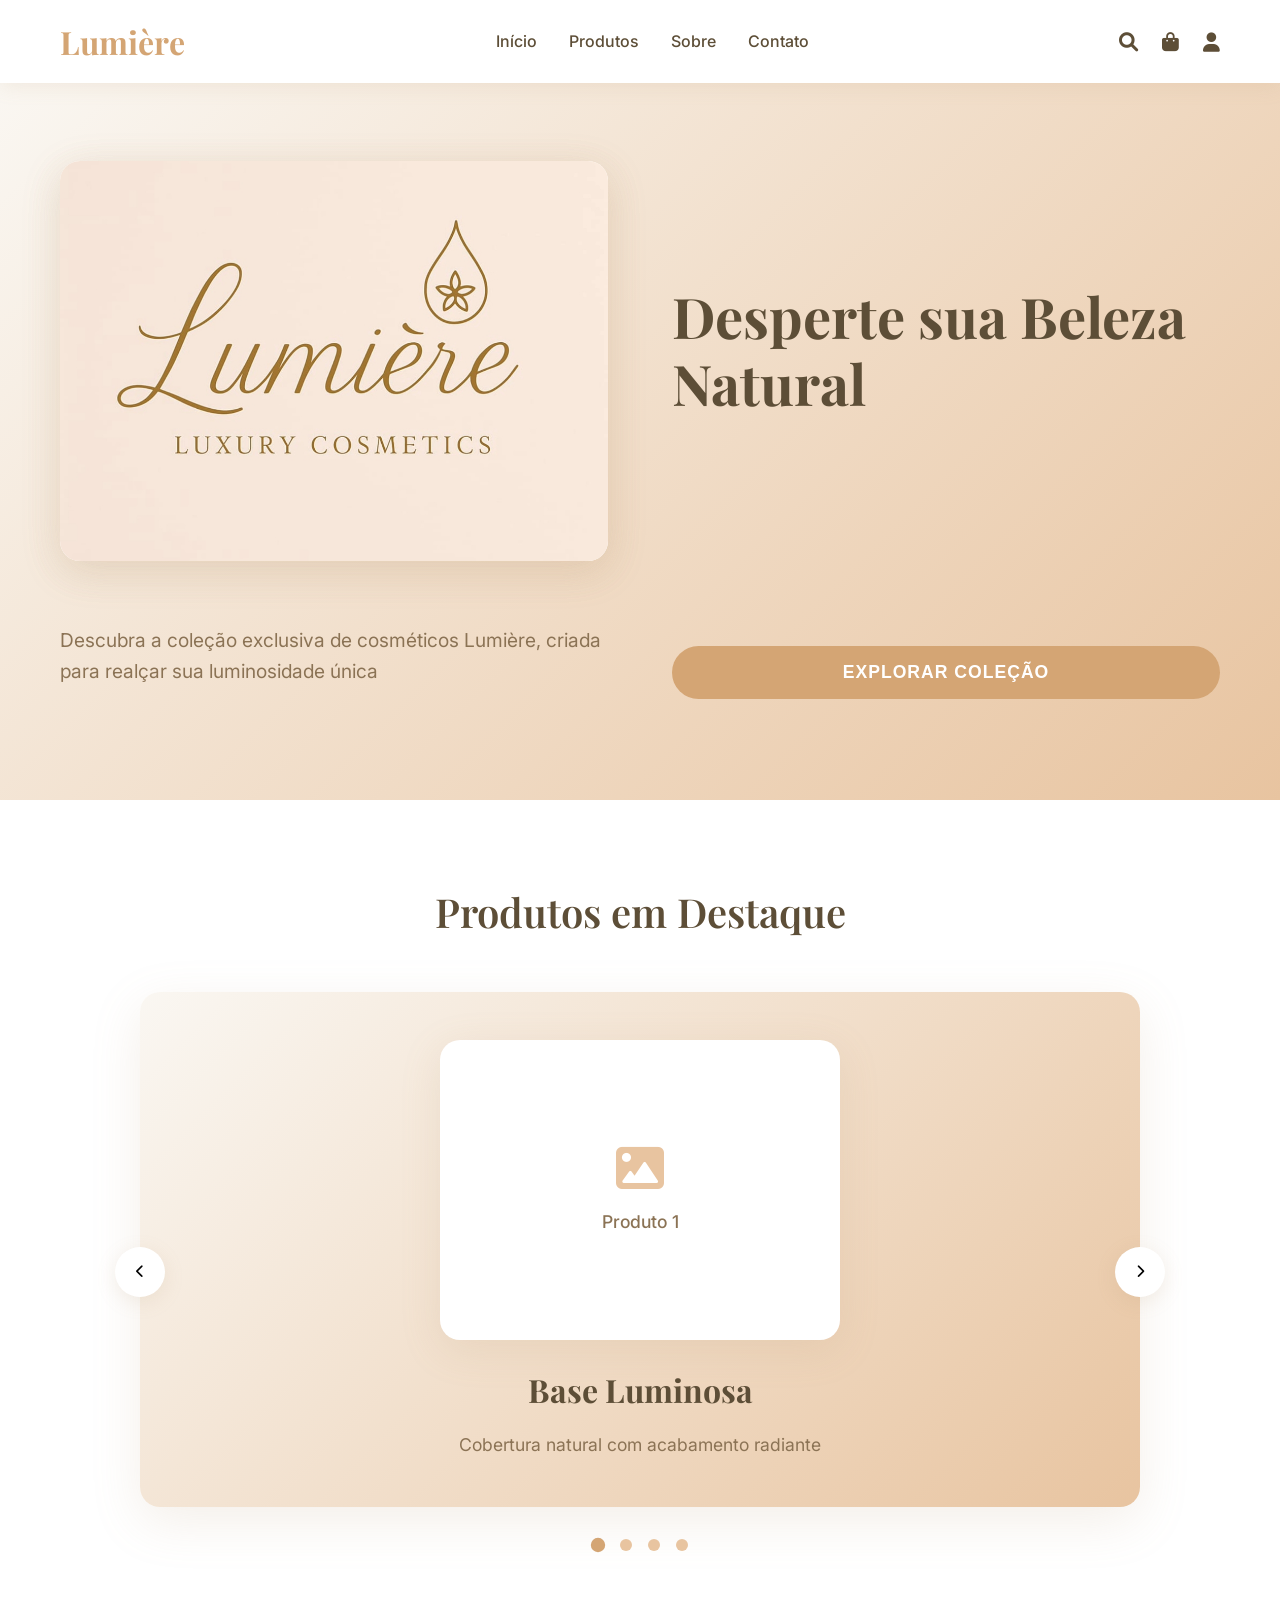
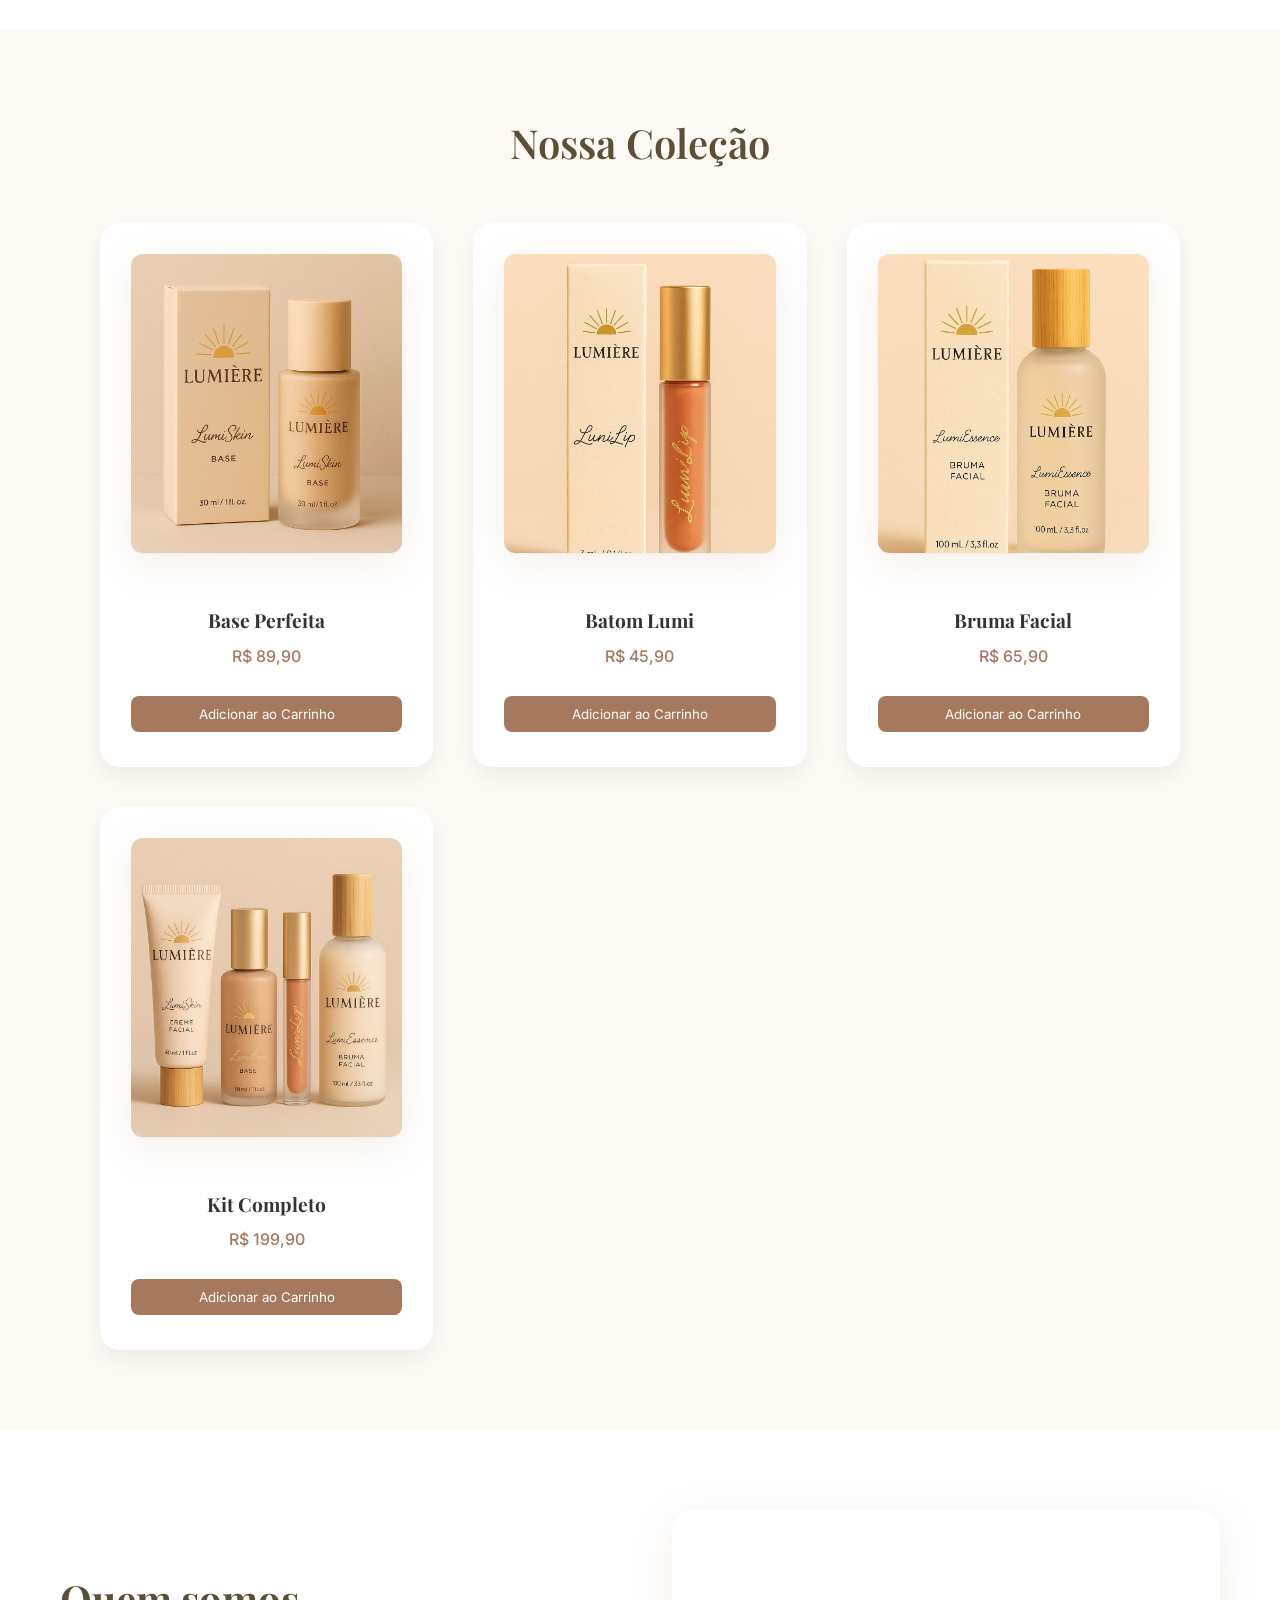
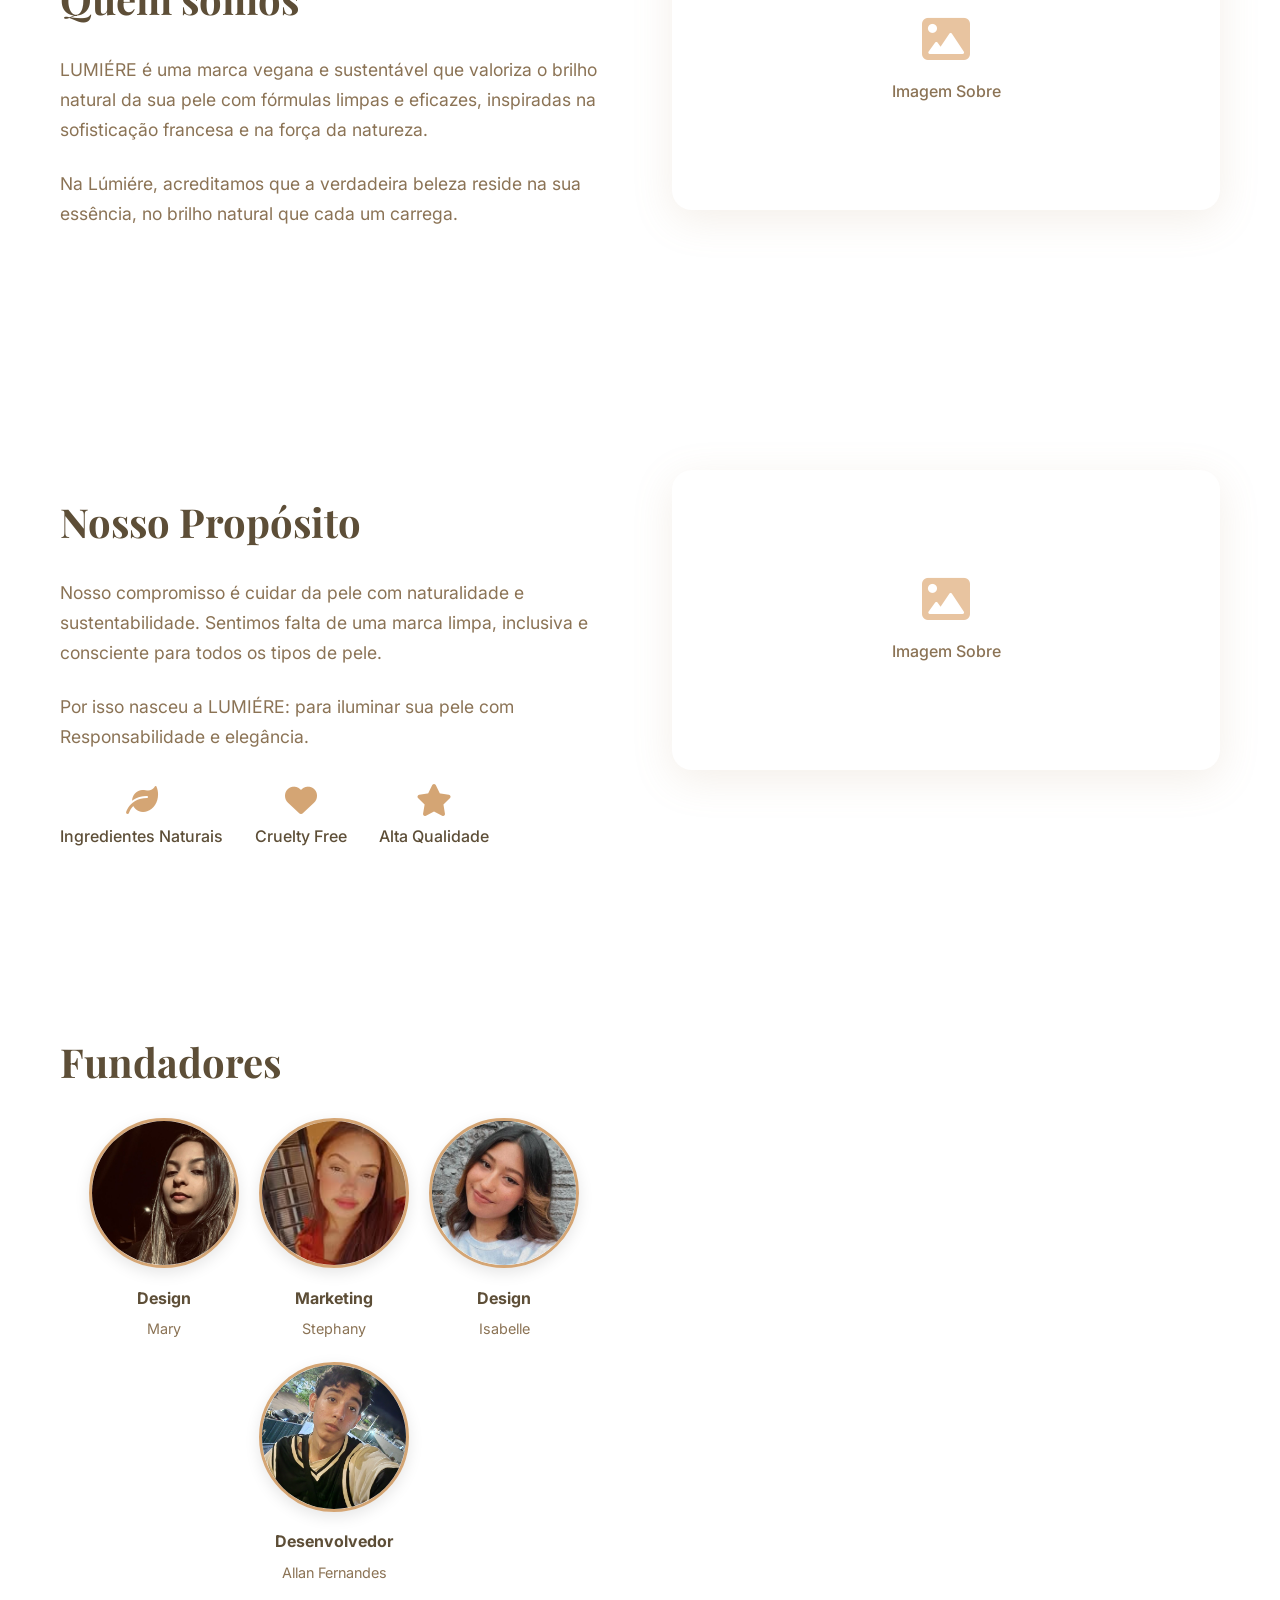
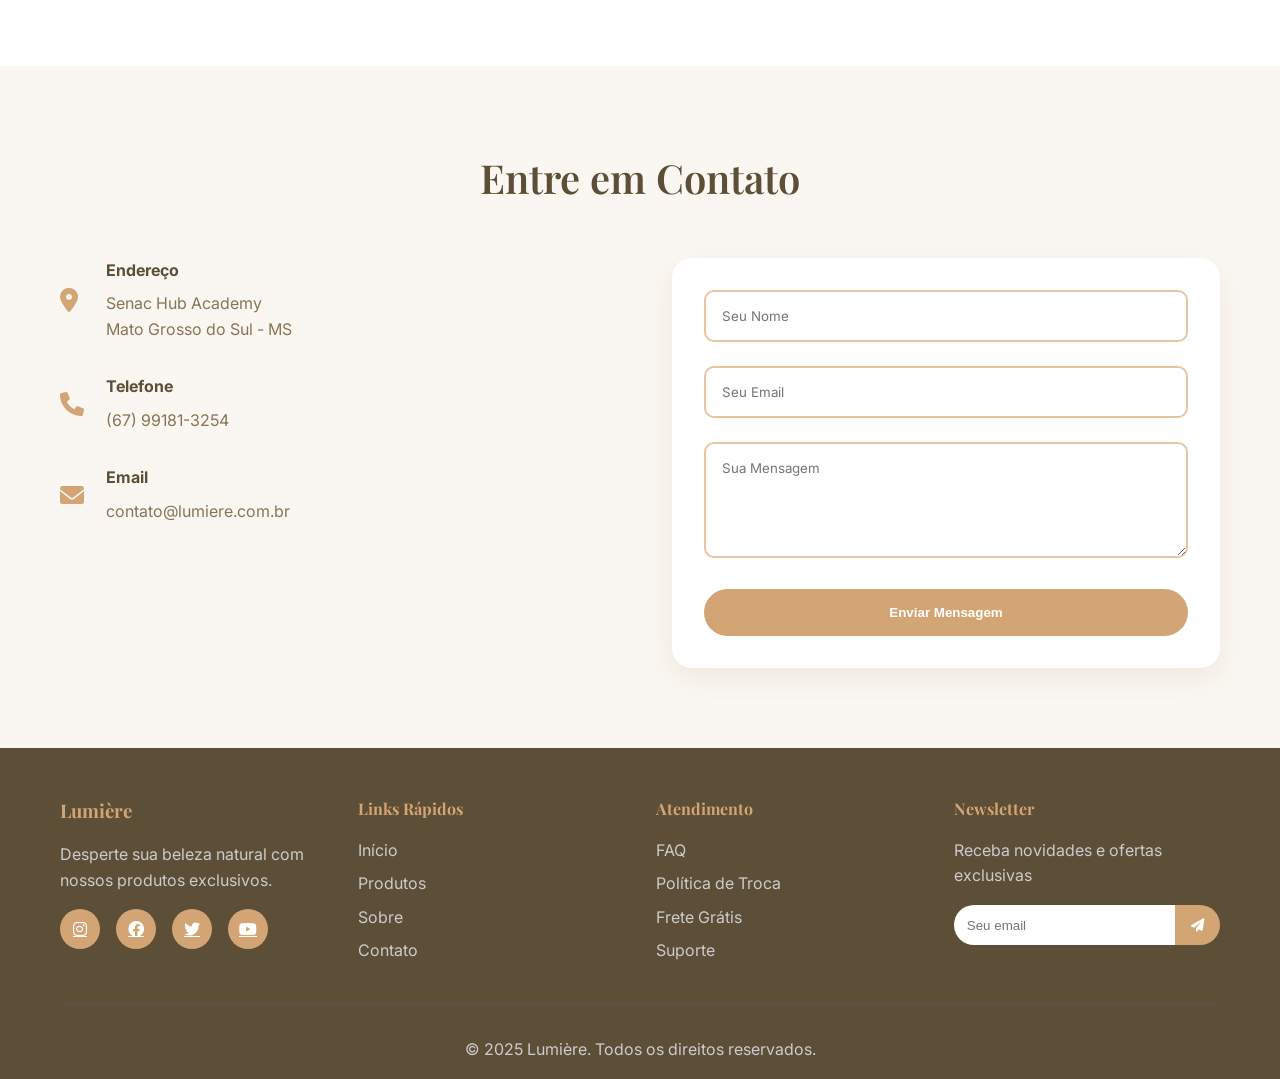
<file: index.html>
<!DOCTYPE html>
<html lang="pt-BR">
  <head>
    <meta charset="UTF-8" />
    <meta name="viewport" content="width=device-width, initial-scale=1.0" />
    <title>Lumière - Cosméticos de Luxo</title>
    <link rel="stylesheet" href="/assets/css/style.css" />
    <link
      href="https://fonts.googleapis.com/css2?family=Playfair+Display:wght@400;600;700&family=Inter:wght@300;400;500;600&display=swap"
      rel="stylesheet"
    />
    <link
      rel="stylesheet"
      href="https://cdnjs.cloudflare.com/ajax/libs/font-awesome/6.0.0/css/all.min.css"
    />
  </head>
  <body>
    <!-- Header -->
    <header class="header">
      <nav class="navbar">
        <div class="nav-container">
          <div class="nav-logo">
            <h1>Lumière</h1>
          </div>
          <ul class="nav-menu">
            <li class="nav-item">
              <a href="#home" class="nav-link">Início</a>
            </li>
            <li class="nav-item">
              <a href="produtos.html" class="nav-link">Produtos</a>
            </li>
            <li class="nav-item">
              <a href="#sobre" class="nav-link">Sobre</a>
            </li>
            <li class="nav-item">
              <a href="#contato" class="nav-link">Contato</a>
            </li>
          </ul>
          <div class="nav-icons">
            <i class="fas fa-search"></i>
            <i class="fas fa-shopping-bag"></i>
            <i class="fas fa-user"></i>
          </div>
          <div class="hamburger">
            <span class="bar"></span>
            <span class="bar"></span>
            <span class="bar"></span>
          </div>
        </div>
      </nav>
    </header>

    <!-- Hero Section -->
    <section id="home" class="hero">
      <div class="hero-content">
        <div class="hero-image">
          <img
            src="/assets/imagens/LogoLumiere.jpg"
            alt="LogoLumiere"
            class="hero-image-actual"
          />
        </div>
        <h1 class="hero-title">Desperte sua Beleza Natural</h1>
        <p class="hero-subtitle">
          Descubra a coleção exclusiva de cosméticos Lumière, criada para
          realçar sua luminosidade única
        </p>
        <button class="cta-button">Explorar Coleção</button>
      </div>
    </section>

    <!-- Carousel Section -->
    <section class="carousel-section">
      <div class="container">
        <h2 class="section-title">Produtos em Destaque</h2>
        <div class="carousel-container">
          <div class="carousel">
            <div class="carousel-track">
              <div class="carousel-slide active">
                <div class="slide-content">
                  <div class="slide-image">
                    <i class="fas fa-image"></i>
                    <p>Produto 1</p>
                  </div>
                  <h3>Base Luminosa</h3>
                  <p>Cobertura natural com acabamento radiante</p>
                </div>
              </div>
              <div class="carousel-slide">
                <div class="slide-content">
                  <div class="slide-image">
                    <i class="fas fa-image"></i>
                    <p>Produto 2</p>
                  </div>
                  <h3>Bruma</h3>
                  <p>Cor natural que realça o brilho da pele</p>
                </div>
              </div>
              <div class="carousel-slide">
                <div class="slide-content">
                  <div class="slide-image">
                    <i class="fas fa-image"></i>
                    <p>Produto 3</p>
                  </div>
                  <h3>Batom Nude</h3>
                  <p>Hidratação e cor perfeita para o dia a dia</p>
                </div>
              </div>
              <div class="carousel-slide">
                <div class="slide-content">
                  <div class="slide-image">
                    <i class="fas fa-image"></i>
                    <p>Produto 4</p>
                  </div>
                  <h3>Iluminador</h3>
                  <p>Brilho sutil para um glow natural</p>
                </div>
              </div>
            </div>
          </div>
          <button class="carousel-btn prev-btn">
            <i class="fas fa-chevron-left"></i>
          </button>
          <button class="carousel-btn next-btn">
            <i class="fas fa-chevron-right"></i>
          </button>
          <div class="carousel-indicators">
            <span class="indicator active" data-slide="0"></span>
            <span class="indicator" data-slide="1"></span>
            <span class="indicator" data-slide="2"></span>
            <span class="indicator" data-slide="3"></span>
          </div>
        </div>
      </div>
    </section>

    <!-- Products Section -->
    <section id="produtos" class="products">
      <div class="container">
        <h2 class="section-title">Nossa Coleção</h2>
        <div class="products-grid">
          <div class="product-card">
            <div class="product-image">
              <img
                src="/assets/imagens/ProdutosLumiere/Base.jpg"
                alt="FotoBaseMaquiagem"
              />
            </div>
            <div class="product-info">
              <h3>Base Perfeita</h3>
              <p class="product-price">R$ 89,90</p>
              <button class="product-btn">Adicionar ao Carrinho</button>
            </div>
          </div>
          <div class="product-card">
            <div class="product-image">
              <img
                src="/assets/imagens/ProdutosLumiere/Batom.jpg"
                alt="FotoBatomMaquiagem"
              />
            </div>
            <div class="product-info">
              <h3>Batom Lumi</h3>
              <p class="product-price">R$ 45,90</p>
              <button class="product-btn">Adicionar ao Carrinho</button>
            </div>
          </div>
          <div class="product-card">
            <div class="product-image">
              <img
                src="/assets/imagens/ProdutosLumiere/BrumaFacial.jpg"
                alt="FotoBrumaFacial"
              />
            </div>
            <div class="product-info">
              <h3>Bruma Facial</h3>
              <p class="product-price">R$ 65,90</p>
              <button class="product-btn">Adicionar ao Carrinho</button>
            </div>
          </div>
          <div class="product-card">
            <div class="product-image">
              <img
                src="/assets/imagens/ProdutosLumiere/KitCompleto.jpg"
                alt="FotoKitCompleto"
              />
            </div>
            <div class="product-info">
              <h3>Kit Completo</h3>
              <p class="product-price">R$ 199,90</p>
              <button class="product-btn">Adicionar ao Carrinho</button>
            </div>
          </div>
        </div>
      </div>
    </section>

    <!-- About Section -->
    <section id="sobre" class="about">
      <div class="container">
        <div class="about-content">
          <div class="about-text">
            <h2>Quem somos</h2>
            <p>
              LUMIÉRE é uma marca vegana e sustentável que valoriza o brilho
              natural da sua pele com fórmulas limpas e eficazes, inspiradas na
              sofisticação francesa e na força da natureza.
            </p>
            <p>
              Na Lúmiére, acreditamos que a verdadeira beleza reside na sua
              essência, no brilho natural que cada um carrega.
            </p>
          </div>
          <div class="about-image">
            <div class="about-placeholder">
              <i class="fas fa-image"></i>
              <p>Imagem Sobre</p>
            </div>
          </div>
        </div>
      </div>
    </section>
    <section id="sobre" class="about">
      <div class="container">
        <div class="about-content">
          <div class="about-text">
            <h2>Nosso Propósito</h2>
            <p>
              Nosso compromisso é cuidar da pele com naturalidade e
              sustentabilidade. Sentimos falta de uma marca limpa, inclusiva e
              consciente para todos os tipos de pele.
            </p>
            <p>
              Por isso nasceu a LUMIÉRE: para iluminar sua pele com
              Responsabilidade e elegância.
            </p>
            <div class="about-features">
              <div class="feature">
                <i class="fas fa-leaf"></i>
                <span>Ingredientes Naturais</span>
              </div>
              <div class="feature">
                <i class="fas fa-heart"></i>
                <span>Cruelty Free</span>
              </div>
              <div class="feature">
                <i class="fas fa-star"></i>
                <span>Alta Qualidade</span>
              </div>
            </div>
          </div>
          <div class="about-image">
            <div class="about-placeholder">
              <i class="fas fa-image"></i>
              <p>Imagem Sobre</p>
            </div>
          </div>
        </div>
      </div>
    </section>
    <section id="sobre" class="about">
      <div class="container">
        <div class="about-content">
          <div class="about-text">
            <h2>Fundadores</h2>
            <ul>
              <li>
                <img
                  src="/assets/imagens/fundadores/FotoMary.jpeg"
                  alt="FotoFundador"
                />
                <h4>Design</h4>
                <span> Mary </span>
              </li>
              <li>
                <img
                  src="/assets/imagens/fundadores/FotoStephany.jpg"
                  alt="FotoFundador"
                />
                <h4>Marketing</h4>
                <span> Stephany </span>
              </li>
              <li>
                <img
                  src="/assets/imagens/fundadores/FotoIsabelle.png"
                  alt="FotoFundador"
                />
                <h4>Design</h4>
                <span> Isabelle </span>
              </li>
              <li>
                <img
                  src="/assets/imagens/fundadores/FotoAllan.jpg"
                  alt="FotoFundador"
                />
                <h4>Desenvolvedor</h4>
                <span> Allan Fernandes </span>
              </li>
            </ul>
          </div>
        </div>
      </div>
    </section>

    <!-- Contact Section -->
    <section id="contato" class="contact">
      <div class="container">
        <h2 class="section-title">Entre em Contato</h2>
        <div class="contact-content">
          <div class="contact-info">
            <div class="contact-item">
              <i class="fas fa-map-marker-alt"></i>
              <div>
                <h4>Endereço</h4>
                <p>Senac Hub Academy<br />Mato Grosso do Sul - MS</p>
              </div>
            </div>
            <div class="contact-item">
              <i class="fas fa-phone"></i>
              <div>
                <h4>Telefone</h4>
                <p>(67) 99181-3254</p>
              </div>
            </div>
            <div class="contact-item">
              <i class="fas fa-envelope"></i>
              <div>
                <h4>Email</h4>
                <p>contato@lumiere.com.br</p>
              </div>
            </div>
          </div>
          <form class="contact-form">
            <div class="form-group">
              <input type="text" placeholder="Seu Nome" required />
            </div>
            <div class="form-group">
              <input type="email" placeholder="Seu Email" required />
            </div>
            <div class="form-group">
              <textarea placeholder="Sua Mensagem" rows="5" required></textarea>
            </div>
            <button type="submit" class="submit-btn">Enviar Mensagem</button>
          </form>
        </div>
      </div>
    </section>

    <!-- Footer -->
    <footer class="footer">
      <div class="container">
        <div class="footer-content">
          <div class="footer-section">
            <h3>Lumière</h3>
            <p>Desperte sua beleza natural com nossos produtos exclusivos.</p>
            <div class="social-links">
              <a href="#"><i class="fab fa-instagram"></i></a>
              <a href="#"><i class="fab fa-facebook"></i></a>
              <a href="#"><i class="fab fa-twitter"></i></a>
              <a href="#"><i class="fab fa-youtube"></i></a>
            </div>
          </div>
          <div class="footer-section">
            <h4>Links Rápidos</h4>
            <ul>
              <li><a href="#home">Início</a></li>
              <li><a href="#produtos">Produtos</a></li>
              <li><a href="#sobre">Sobre</a></li>
              <li><a href="#contato">Contato</a></li>
            </ul>
          </div>
          <div class="footer-section">
            <h4>Atendimento</h4>
            <ul>
              <li><a href="#">FAQ</a></li>
              <li><a href="#">Política de Troca</a></li>
              <li><a href="#">Frete Grátis</a></li>
              <li><a href="#">Suporte</a></li>
            </ul>
          </div>
          <div class="footer-section">
            <h4>Newsletter</h4>
            <p>Receba novidades e ofertas exclusivas</p>
            <div class="newsletter">
              <input type="email" placeholder="Seu email" />
              <button type="submit">
                <i class="fas fa-paper-plane"></i>
              </button>
            </div>
          </div>
        </div>
        <div class="footer-bottom">
          <p>&copy; 2025 Lumière. Todos os direitos reservados.</p>
        </div>
      </div>
    </footer>

    <script defer src="/assets/js/script.js"></script>
  </body>
</html>
</file>
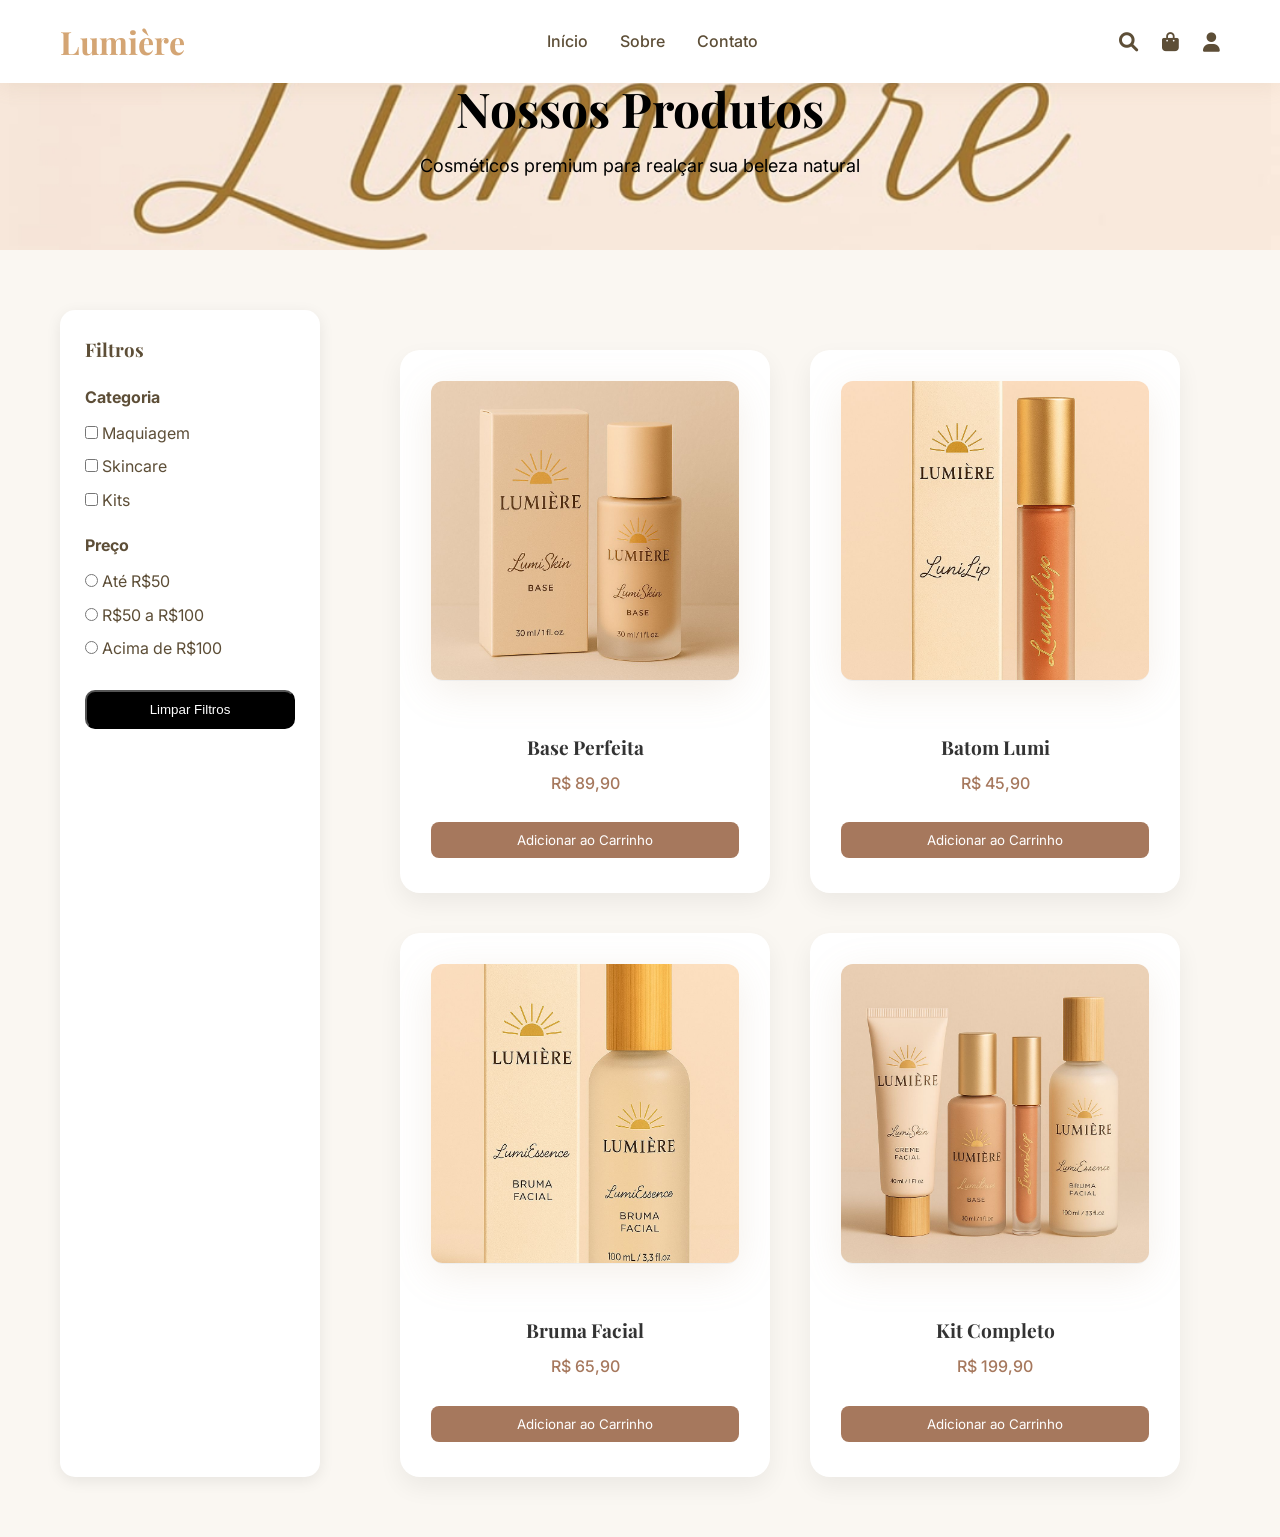
<file: produtos.html>
<!DOCTYPE html>
<html lang="pt-BR">
<head>
    <meta charset="UTF-8" />
    <meta name="viewport" content="width=device-width, initial-scale=1.0" />
    <title>Lumière - Produtos</title>

    <link rel="stylesheet" href="/assets/css/style.css" />

    <link href="https://fonts.googleapis.com/css2?family=Playfair+Display:wght@400;600;700&family=Inter:wght@300;400;500;600&display=swap" rel="stylesheet"/>
    <link rel="stylesheet" href="https://cdnjs.cloudflare.com/ajax/libs/font-awesome/6.0.0/css/all.min.css"/>
</head>
<body>

<header class="header">
      <nav class="navbar">
        <div class="nav-container">
          <div class="nav-logo">
            <h1>Lumière</h1>
          </div>
          <ul class="nav-menu">
            <li class="nav-item">
              <a href="index.html" class="nav-link">Início</a>
            </li>
            <li class="nav-item">
              <a href="index.html#sobre" class="nav-link">Sobre</a>
            </li>
            <li class="nav-item">
              <a href="index.html#contato" class="nav-link">Contato</a>
            </li>
          </ul>
          <div class="nav-icons">
            <i class="fas fa-search"></i>
            <i class="fas fa-shopping-bag"></i>
            <i class="fas fa-user"></i>
          </div>
          <div class="hamburger">
            <span class="bar"></span>
            <span class="bar"></span>
            <span class="bar"></span>
          </div>
        </div>
      </nav>
    </header>


<section class="products-banner">
    <div class="banner-content">
        <h1>Nossos Produtos</h1>
        <p>Cosméticos premium para realçar sua beleza natural</p>
    </div>
</section>

<section class="products-page">
    <div class="container products-wrapper">

        <!-- Lateral filtros -->
        <aside class="filter-box">
            <h3>Filtros</h3>

            <div class="filter-group">
                <h4>Categoria</h4>
                <label><input type="checkbox" class="filter-category" value="maquiagem"> Maquiagem</label>
                <label><input type="checkbox" class="filter-category" value="skincare"> Skincare</label>
                <label><input type="checkbox" class="filter-category" value="kits"> Kits</label>
            </div>

            <div class="filter-group">
                <h4>Preço</h4>
                <label><input type="radio" name="preco" class="filter-price" value="0-50"> Até R$50</label>
                <label><input type="radio" name="preco" class="filter-price" value="50-100"> R$50 a R$100</label>
                <label><input type="radio" name="preco" class="filter-price" value="100-500"> Acima de R$100</label>
            </div>

            <button class="clear-filters">Limpar Filtros</button>
        </aside>

        <!-- Grid produtos -->
        <div class="products-grid" id="products-list">

            <div class="product-card" data-category="maquiagem" data-price="89">
                <div class="product-image">
                    <img src="/assets/imagens/ProdutosLumiere/Base.jpg" alt="Base" />
                </div>
                <div class="product-info">
                    <h3>Base Perfeita</h3>
                    <p class="product-price">R$ 89,90</p>
                    <button class="product-btn">Adicionar ao Carrinho</button>
                </div>
            </div>

            <div class="product-card" data-category="maquiagem" data-price="45">
                <div class="product-image">
                    <img src="/assets/imagens/ProdutosLumiere/Batom.jpg" alt="Batom" />
                </div>
                <div class="product-info">
                    <h3>Batom Lumi</h3>
                    <p class="product-price">R$ 45,90</p>
                    <button class="product-btn">Adicionar ao Carrinho</button>
                </div>
            </div>

            <div class="product-card" data-category="skincare" data-price="65">
                <div class="product-image">
                    <img src="/assets/imagens/ProdutosLumiere/BrumaFacial.jpg" alt="Bruma" />
                </div>
                <div class="product-info">
                    <h3>Bruma Facial</h3>
                    <p class="product-price">R$ 65,90</p>
                    <button class="product-btn">Adicionar ao Carrinho</button>
                </div>
            </div>

            <div class="product-card" data-category="kits" data-price="199">
                <div class="product-image">
                    <img src="/assets/imagens/ProdutosLumiere/KitCompleto.jpg" alt="Kit" />
                </div>
                <div class="product-info">
                    <h3>Kit Completo</h3>
                    <p class="product-price">R$ 199,90</p>
                    <button class="product-btn">Adicionar ao Carrinho</button>
                </div>
            </div>

        </div>
    </div>
</section>
<script src="/assets/js/produtos.js"></script>
<script src="/assets/js/script.js"></script>
</body>
</html>
</file>
<file: assets/css/style.css>
@import url(produtos.css);

/* Reset e configurações básicas */
* {
  margin: 0;
  padding: 0;
  box-sizing: border-box;
}

:root {
  /* Paleta de cores - tons de pele */
  --primary-color: #d4a574; /* Bege dourado */
  --secondary-color: #e8c4a0; /* Nude claro */
  --accent-color: #b8956a; /* Marrom claro */
  --text-dark: #5d4e37; /* Marrom escuro */
  --text-light: #8b7355; /* Marrom médio */
  --background-light: #faf7f2; /* Creme */
  --background-white: #ffffff;
  --rose-accent: #e6b8a2; /* Rosa nude */
  --shadow: rgba(180, 149, 106, 0.15);

  /* Tipografia */
  --font-primary: "Playfair Display", serif;
  --font-secondary: "Inter", sans-serif;

  /* Transições */
  --transition: all 0.3s ease;
}

body {
  font-family: var(--font-secondary);
  line-height: 1.6;
  color: var(--text-dark);
  background-color: var(--background-light);
}

.container {
  max-width: 1200px;
  margin: 0 auto;
  padding: 0 20px;
}

/* Header */
.header {
  background: var(--background-white);
  box-shadow: 0 2px 20px var(--shadow);
  position: fixed;
  top: 0;
  width: 100%;
  z-index: 1000;
  transition: var(--transition);
}

.navbar {
  padding: 1rem 0;
}

.nav-container {
  max-width: 1200px;
  margin: 0 auto;
  padding: 0 20px;
  display: flex;
  justify-content: space-between;
  align-items: center;
}

.nav-logo h1 {
  font-family: var(--font-primary);
  font-size: 2rem;
  color: var(--primary-color);
  font-weight: 700;
}

.nav-menu {
  display: flex;
  list-style: none;
  gap: 2rem;
}

.nav-link {
  text-decoration: none;
  color: var(--text-dark);
  font-weight: 500;
  transition: var(--transition);
  position: relative;
}

.nav-link:hover {
  color: var(--primary-color);
}

.nav-link::after {
  content: "";
  position: absolute;
  bottom: -5px;
  left: 0;
  width: 0;
  height: 2px;
  background: var(--primary-color);
  transition: var(--transition);
}

.nav-link:hover::after {
  width: 100%;
}

.nav-icons {
  display: flex;
  gap: 1.5rem;
}

.nav-icons i {
  font-size: 1.2rem;
  color: var(--text-dark);
  cursor: pointer;
  transition: var(--transition);
}

.nav-icons i:hover {
  color: var(--primary-color);
  transform: scale(1.1);
}

.hamburger {
  display: none;
  flex-direction: column;
  cursor: pointer;
}

.bar {
  width: 25px;
  height: 3px;
  background: var(--text-dark);
  margin: 3px 0;
  transition: var(--transition);
}

/* Hero Section */
.hero {
  margin-top: 80px;
  padding: 4rem 0;
  background: linear-gradient(
    135deg,
    var(--background-light) 0%,
    var(--secondary-color) 100%
  );
  display: flex;
  align-items: center;
  min-height: 80vh;
}

.hero-content {
  max-width: 1200px;
  margin: 0 auto;
  padding: 0 20px;
  display: grid;
  grid-template-columns: 1fr 1fr;
  gap: 4rem;
  align-items: center;
}

.hero-title {
  font-family: var(--font-primary);
  font-size: 3.5rem;
  font-weight: 700;
  color: var(--text-dark);
  margin-bottom: 1.5rem;
  line-height: 1.2;
}

.hero-subtitle {
  font-size: 1.2rem;
  color: var(--text-light);
  margin-bottom: 2rem;
  line-height: 1.6;
}

.cta-button {
  background: var(--primary-color);
  color: var(--background-white);
  padding: 1rem 2rem;
  border: none;
  border-radius: 50px;
  font-size: 1.1rem;
  font-weight: 600;
  cursor: pointer;
  transition: var(--transition);
  text-transform: uppercase;
  letter-spacing: 1px;
}

.cta-button:hover {
  background: var(--accent-color);
  transform: translateY(-2px);
  box-shadow: 0 10px 30px var(--shadow);
}

.hero-image,
.hero-placeholder,
.about-placeholder,
.slide-image,
.product-image {
  background: var(--background-white);
  border-radius: 20px;
  display: flex;
  flex-direction: column;
  align-items: center;
  justify-content: center;
  min-height: 300px;
  box-shadow: 0 10px 40px var(--shadow);
  transition: var(--transition);
}

.hero-placeholder i,
.about-placeholder i,
.slide-image i,
.product-image i {
  font-size: 3rem;
  color: var(--secondary-color);
  margin-bottom: 1rem;
}

.hero-placeholder p,
.about-placeholder p,
.slide-image p,
.product-image p {
  color: var(--text-light);
  font-weight: 500;
}

/* Estilos para imagens reais */
.hero-image-actual {
  width: 100%;
  height: 100%;
  object-fit: cover;
  border-radius: 20px;
  box-shadow: 0 10px 40px var(--shadow);
}

.slide-image-actual {
  width: 100%;
  height: 300px;
  object-fit: cover;
  border-radius: 15px;
  margin-bottom: 1.5rem;
}

.product-image-actual {
  width: 100%;
  height: 250px;
  object-fit: cover;
  border-radius: 15px;
}

.about-image-actual {
  width: 100%;
  height: 400px;
  object-fit: cover;
  border-radius: 20px;
  box-shadow: 0 10px 40px var(--shadow);
}

/* Ajustes para containers das imagens */
.hero-image {
  height: 400px;
}

.slide-content {
  text-align: center;
  max-width: 400px;
  margin: 0 auto;
}

.product-card .product-image {
  height: auto;
  margin: 1rem;
  border-radius: 15px;
}

.about-image {
  height: 400px;
}

/* Carousel Section */
.carousel-section {
  padding: 5rem 0;
  background: var(--background-white);
}

.section-title {
  font-family: var(--font-primary);
  font-size: 2.5rem;
  text-align: center;
  color: var(--text-dark);
  margin-bottom: 3rem;
  font-weight: 600;
}

.carousel-container {
  position: relative;
  max-width: 1000px;
  margin: 0 auto;
}

.carousel {
  overflow: hidden;
  border-radius: 20px;
  box-shadow: 0 15px 50px var(--shadow);
}

.carousel-track {
  display: flex;
  transition: transform 0.5s ease;
}

.carousel-slide {
  min-width: 100%;
  padding: 3rem;
  background: linear-gradient(
    135deg,
    var(--background-light) 0%,
    var(--secondary-color) 100%
  );
}

.slide-content {
  text-align: center;
  max-width: 400px;
  margin: 0 auto;
}

.slide-content h3 {
  font-family: var(--font-primary);
  font-size: 2rem;
  color: var(--text-dark);
  margin: 1.5rem 0 1rem;
}

.slide-content p {
  color: var(--text-light);
  font-size: 1.1rem;
}

.carousel-btn {
  position: absolute;
  top: 50%;
  transform: translateY(-50%);
  background: var(--background-white);
  border: none;
  width: 50px;
  height: 50px;
  border-radius: 50%;
  cursor: pointer;
  box-shadow: 0 5px 20px var(--shadow);
  transition: var(--transition);
  z-index: 10;
}

.carousel-btn:hover {
  background: var(--primary-color);
  color: var(--background-white);
  transform: translateY(-50%) scale(1.1);
}

.prev-btn {
  left: -25px;
}

.next-btn {
  right: -25px;
}

.carousel-indicators {
  display: flex;
  justify-content: center;
  gap: 1rem;
  margin-top: 2rem;
}

.indicator {
  width: 12px;
  height: 12px;
  border-radius: 50%;
  background: var(--secondary-color);
  cursor: pointer;
  transition: var(--transition);
}

.indicator.active {
  background: var(--primary-color);
  transform: scale(1.2);
}

.product-btn:hover {
  background: var(--accent-color);
  transform: translateY(-2px);
}

/* === SEÇÃO: NOSSA COLEÇÃO === */

.products {
  padding: 80px 0;
  background-color: #fdfaf6;
}

.products-grid {
  display: grid;
  grid-template-columns: repeat(auto-fit, minmax(260px, 1fr));
  gap: 40px;
  margin-top: 40px;
  padding: 0 40px;
}

/* Cartão de produto */
.product-card {
  background-color: #ffffff;
  border-radius: 20px;
  overflow: hidden;
  box-shadow: 0 10px 25px rgba(0, 0, 0, 0.06);
  transition: transform 0.3s ease, box-shadow 0.3s ease;
  text-align: center;
}

.product-card:hover {
  transform: translateY(-6px);
  box-shadow: 0 15px 35px rgba(0, 0, 0, 0.08);
}

/* Imagem do produto */
.product-image img {
  width: 100%;
  height: 300px;
  object-fit: cover;
  border-bottom: 1px solid #eee;
  transition: transform 0.3s ease;
}

.product-card:hover .product-image img {
  transform: scale(1.05);
}

/* Informações do produto */
.product-info {
  padding: 20px 16px;
}

.product-info h3 {
  font-family: "Playfair Display", serif;
  font-size: 1.2rem;
  margin-bottom: 8px;
  color: #333;
}

.product-price {
  font-family: "Inter", sans-serif;
  color: #a6785d;
  font-size: 1rem;
  font-weight: 500;
  margin-bottom: 16px;
}

/* Botão Comprar */
.product-btn {
  background-color: #a6785d;
  color: #fff;
  padding: 10px 20px;
  border-radius: 8px;
  border: none;
  font-family: "Inter", sans-serif;
  cursor: pointer;
  transition: background-color 0.3s ease;
}

.product-btn:hover {
  background-color: #875c47;
}

/* About Section */
.about {
  padding: 5rem 0;
  background: var(--background-white);
}

.about-content {
  display: grid;
  grid-template-columns: 1fr 1fr;
  gap: 4rem;
  align-items: center;
}

.about-text h2 {
  font-family: var(--font-primary);
  font-size: 2.5rem;
  color: var(--text-dark);
  margin-bottom: 1.5rem;
}

.about-text p {
  color: var(--text-light);
  margin-bottom: 1.5rem;
  font-size: 1.1rem;
  line-height: 1.7;
}

.about-features {
  display: flex;
  gap: 2rem;
  margin-top: 2rem;
}

.feature {
  display: flex;
  flex-direction: column;
  align-items: center;
  text-align: center;
}

.feature i {
  font-size: 2rem;
  color: var(--primary-color);
  margin-bottom: 0.5rem;
}

.feature span {
  font-weight: 500;
  color: var(--text-dark);
}

.about-image {
  height: 400px;
}

/* Contact Section */
.contact {
  padding: 5rem 0;
  background: var(--background-light);
}

.contact-content {
  display: grid;
  grid-template-columns: 1fr 1fr;
  gap: 4rem;
  margin-top: 3rem;
}

.contact-item {
  display: flex;
  align-items: center;
  gap: 1rem;
  margin-bottom: 2rem;
}

.contact-item i {
  font-size: 1.5rem;
  color: var(--primary-color);
  width: 30px;
}

.contact-item h4 {
  color: var(--text-dark);
  margin-bottom: 0.5rem;
}

.contact-item p {
  color: var(--text-light);
}

.contact-form {
  background: var(--background-white);
  padding: 2rem;
  border-radius: 20px;
  box-shadow: 0 10px 30px var(--shadow);
}

.form-group {
  margin-bottom: 1.5rem;
}

.form-group input,
.form-group textarea {
  width: 100%;
  padding: 1rem;
  border: 2px solid var(--secondary-color);
  border-radius: 10px;
  font-family: var(--font-secondary);
  transition: var(--transition);
}

.form-group input:focus,
.form-group textarea:focus {
  outline: none;
  border-color: var(--primary-color);
}

.submit-btn {
  background: var(--primary-color);
  color: var(--background-white);
  border: none;
  padding: 1rem 2rem;
  border-radius: 25px;
  cursor: pointer;
  transition: var(--transition);
  font-weight: 600;
  width: 100%;
}

.submit-btn:hover {
  background: var(--accent-color);
  transform: translateY(-2px);
}

/* Footer */
.footer {
  background: var(--text-dark);
  color: var(--background-white);
  padding: 3rem 0 1rem;
}

.footer-content {
  display: grid;
  grid-template-columns: repeat(auto-fit, minmax(250px, 1fr));
  gap: 2rem;
  margin-bottom: 2rem;
}

.footer-section h3,
.footer-section h4 {
  font-family: var(--font-primary);
  margin-bottom: 1rem;
  color: var(--primary-color);
}

.footer-section p {
  color: #ccc;
  margin-bottom: 1rem;
}

.footer-section ul {
  list-style: none;
}

.footer-section ul li {
  margin-bottom: 0.5rem;
}

.footer-section ul li a {
  color: #ccc;
  text-decoration: none;
  transition: var(--transition);
}

.footer-section ul li a:hover {
  color: var(--primary-color);
}

.social-links {
  display: flex;
  gap: 1rem;
  margin-top: 1rem;
}

.social-links a {
  display: flex;
  align-items: center;
  justify-content: center;
  width: 40px;
  height: 40px;
  background: var(--primary-color);
  border-radius: 50%;
  color: var(--background-white);
  transition: var(--transition);
}

.social-links a:hover {
  background: var(--accent-color);
  transform: translateY(-2px);
}

.newsletter {
  display: flex;
  margin-top: 1rem;
}

.newsletter input {
  flex: 1;
  padding: 0.8rem;
  border: none;
  border-radius: 25px 0 0 25px;
  outline: none;
}

.newsletter button {
  background: var(--primary-color);
  border: none;
  padding: 0.8rem 1rem;
  border-radius: 0 25px 25px 0;
  color: var(--background-white);
  cursor: pointer;
  transition: var(--transition);
}

.newsletter button:hover {
  background: var(--accent-color);
}

.footer-bottom {
  text-align: center;
  padding-top: 2rem;
  border-top: 1px solid #555;
  color: #ccc;
}

/* Responsive Design */
@media (max-width: 768px) {
  .hamburger {
    display: flex;
  }

  .nav-menu {
    position: fixed;
    left: -100%;
    top: 70px;
    flex-direction: column;
    background-color: var(--background-white);
    width: 100%;
    text-align: center;
    transition: 0.3s;
    box-shadow: 0 10px 27px var(--shadow);
    padding: 2rem 0;
  }

  .nav-menu.active {
    left: 0;
  }

  .nav-menu li {
    margin: 1rem 0;
  }

  .hero-content {
    grid-template-columns: 1fr;
    text-align: center;
    gap: 2rem;
  }

  .hero-title {
    font-size: 2.5rem;
  }

  .about-content {
    grid-template-columns: 1fr;
    gap: 2rem;
  }

  .about-features {
    justify-content: center;
  }

  .contact-content {
    grid-template-columns: 1fr;
    gap: 2rem;
  }

  .carousel-btn {
    display: none;
  }

  .products-grid {
    grid-template-columns: repeat(auto-fit, minmax(250px, 1fr));
  }
}

@media (max-width: 480px) {
  .hero-title {
    font-size: 2rem;
  }

  .section-title {
    font-size: 2rem;
  }

  .about-features {
    flex-direction: column;
    gap: 1rem;
  }

  .carousel-slide {
    padding: 2rem 1rem;
  }

  .slide-content h3 {
    font-size: 1.5rem;
  }
}

/* Animações */
@keyframes fadeInUp {
  from {
    opacity: 0;
    transform: translateY(30px);
  }
  to {
    opacity: 1;
    transform: translateY(0);
  }
}

.hero-content > *,
.product-card,
.about-text > *,
.contact-item {
  animation: fadeInUp 0.6s ease forwards;
}

/* Smooth scrolling */
html {
  scroll-behavior: smooth;
}

/* Estilos para imagens reais */
.hero-image-actual {
  width: 100%;
  height: 100%;
  object-fit: cover;
  border-radius: 20px;
  box-shadow: 0 10px 40px var(--shadow);
}

.slide-image-actual {
  width: 100%;
  height: 300px;
  object-fit: cover;
  border-radius: 15px;
  margin-bottom: 1.5rem;
}

.product-image-actual {
  width: 100%;
  height: 250px;
  object-fit: cover;
  border-radius: 15px;
}

.about-image-actual {
  width: 100%;
  height: 400px;
  object-fit: cover;
  border-radius: 20px;
  box-shadow: 0 10px 40px var(--shadow);
}

/* Ajustes para containers das imagens */
.hero-image {
  height: 400px;
}

.slide-content {
  text-align: center;
  max-width: 400px;
  margin: 0 auto;
}

.product-card .product-image {
  height: auto;
  margin: 1rem;
  border-radius: 15px;
}

.about-image {
  height: 400px;
}

/* Estilos para as imagens dos fundadores */
.about-text ul {
  list-style: none;
  padding: 0;
  display: flex;
  flex-wrap: wrap;
  gap: 20px;
  justify-content: center;
}

.about-text ul li {
  text-align: center;
}

.about-text ul li img {
  width: 150px;
  height: 150px;
  border-radius: 50%;
  object-fit: cover;
  margin-bottom: 10px;
  border: 3px solid var(--primary-color);
  box-shadow: 0 5px 15px rgba(0, 0, 0, 0.1);
}

.about-text ul li h4 {
  margin-bottom: 5px;
  color: var(--text-dark);
}

.about-text ul li span {
  color: var(--text-light);
  font-size: 0.9rem;
}
</file>
